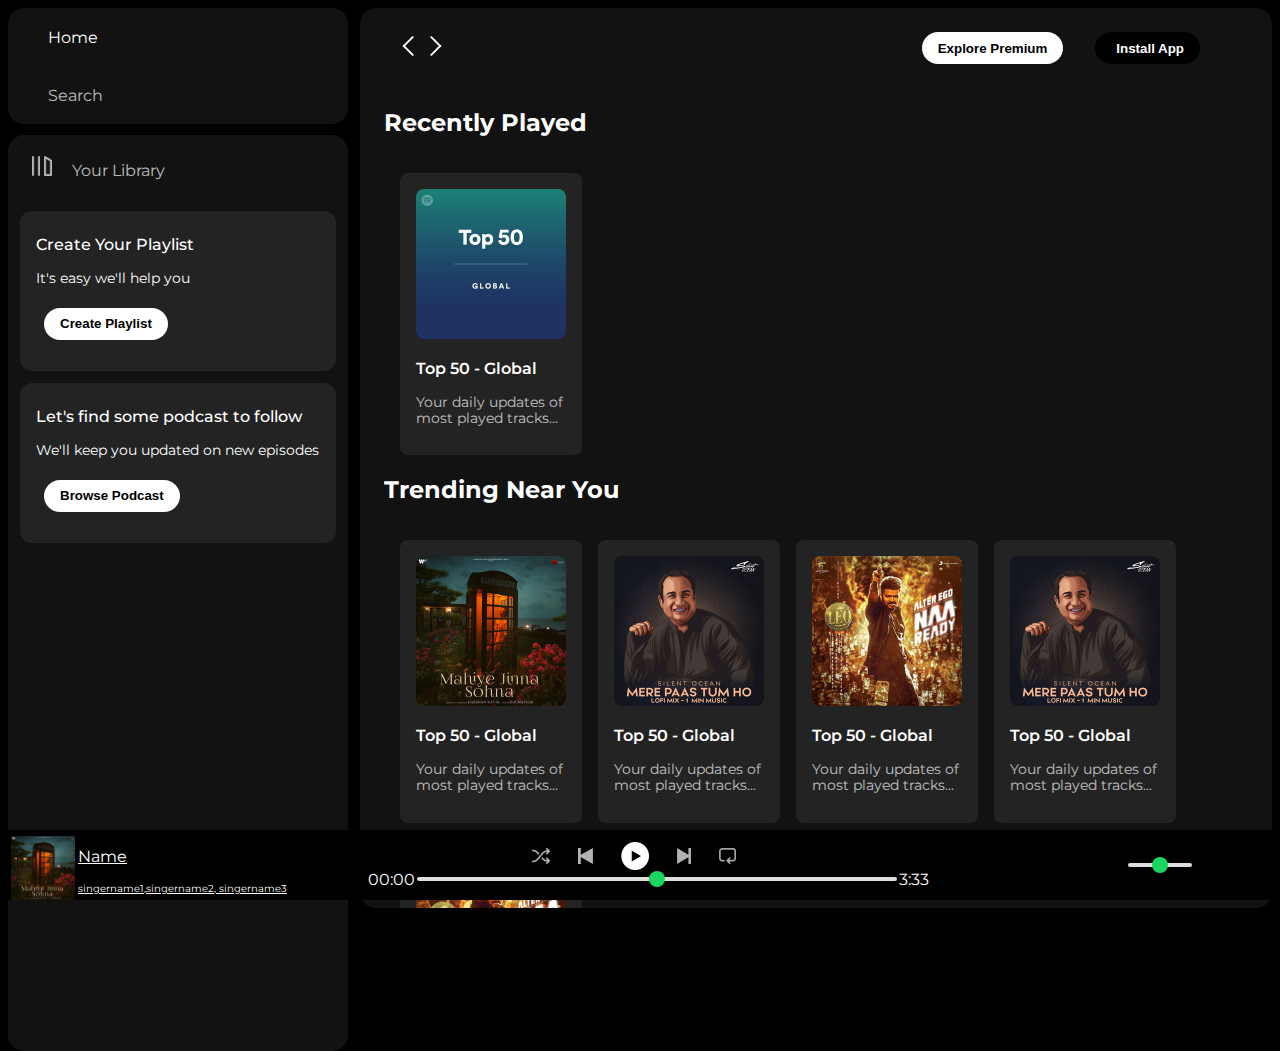
<file: index.html>
<!DOCTYPE html>
<html lang="en">
<head>
    <meta charset="UTF-8">
    <meta name="viewport" content="width=device-width, initial-scale=1.0">
    <title>Spotify - Web Player: Music for everyone</title>
    <link rel="icon" href="./assets/logo.png">
    <link rel="preconnect" href="https://fonts.googleapis.com">
    <link rel="preconnect" href="https://fonts.gstatic.com" crossorigin>
    <link href="https://fonts.googleapis.com/css2?family=Montserrat:ital,wght@0,100..900;1,100..900&display=swap"
        rel="stylesheet">
    <link rel="stylesheet" href="https://cdnjs.cloudflare.com/ajax/libs/font-awesome/6.5.1/css/all.min.css"
        integrity="sha512-DTOQO9RWCH3ppGqcWaEA1BIZOC6xxalwEsw9c2QQeAIftl+Vegovlnee1c9QX4TctnWMn13TZye+giMm8e2LwA=="
        crossorigin="anonymous" referrerpolicy="no-referrer" />
    <link rel="stylesheet" href="./index.css">
</head>

<body>
    <div class="main">
        <div class="sidebar">
            <div class="nav">
                <div class="nav-option" style="opacity: 1;">
                    <i class="fa-solid fa-house"></i>
                    <a href="#">Home</a>
                </div>
                <div class="nav-option">
                    <i class="fa-solid fa-magnifying-glass"></i>
                    <a href="#">Search</a>
                </div>
            </div>
            <div class="library">
                <div class="options">
                    <div class="lib-option nav-option">
                        <img src="./assets/library_icon.png" alt="library">
                        <a href="#">Your Library</a>
                    </div>
                    <div class="icons">
                        <i class="fa-solid fa-plus"></i>
                        <i class="fa-solid fa-arrow-right"></i>
                    </div>
                </div>
                <div class="boxes">
                    <div class="box1">
                        <p class="box-p1">Create Your Playlist</p>
                        <p class="box-p2">It's easy we'll help you</p>
                        <button class="badge">Create Playlist</button>
                    </div>
                    <div class="box1">
                        <p class="box-p1">Let's find some podcast to follow</p>
                        <p class="box-p2">We'll keep you updated on new episodes</p>
                        <button class="badge">Browse Podcast</button>
                    </div>
                </div>
            </div>
        </div>
        <div class="maincontent">
            <div class="sticky-nav">
                <div class="sticky-icons">
                    <img src="./assets/backward_icon.png">
                    <img src="./assets/forward_icon.png" class="hide">
                </div>
                <div class="sticky-option">
                    <button class="badge nav-btn hide">Explore Premium</button>
                    <button class="badge nav-btn dark-badge"><i class="fa-solid fa-arrow-down"
                            style="margin-right: 5px;"></i>Install App</button>
                    <i class="fa-regular fa-user nav-btn"></i>
                </div>
            </div>
            <div class="cards">
                <h2>Recently Played</h2>
                <div class="card-container">
                    <div class="card">
                        <img src="./assets/card1img.jpeg">
                        <p class="card-title">Top 50 - Global</p>
                        <p class="card-info">Your daily updates of most played tracks...</p>
                    </div>
                </div>
                <h2>Trending Near You</h2>
                <div class="card-container">
                    <div class="card">
                        <img src="./assets/card2img.jpeg">
                        <p class="card-title">Top 50 - Global</p>
                        <p class="card-info">Your daily updates of most played tracks...</p>
                    </div>
                    <div class="card">
                        <img src="./assets/card3img.jpeg">
                        <p class="card-title">Top 50 - Global</p>
                        <p class="card-info">Your daily updates of most played tracks...</p>
                    </div>
                    <div class="card">
                        <img src="./assets/card4img.jpeg">
                        <p class="card-title">Top 50 - Global</p>
                        <p class="card-info">Your daily updates of most played tracks...</p>
                    </div>
                    <div class="card">
                        <img src="./assets/card3img.jpeg">
                        <p class="card-title">Top 50 - Global</p>
                        <p class="card-info">Your daily updates of most played tracks...</p>
                    </div>
                    <div class="card">
                        <img src="./assets/card4img.jpeg">
                        <p class="card-title">Top 50 - Global</p>
                        <p class="card-info">Your daily updates of most played tracks...</p>
                    </div>
                </div>
                <h2>Featured Charts</h2>
                <div class="card-container">
                    <div class="card">
                        <img src="./assets/card5img.jpeg">
                        <p class="card-title">Top Songs India</p>
                        <p class="card-info">Your daily updates of most played tracks...</p>
                    </div>
                    <div class="card">
                        <img src="./assets/card6img.jpeg">
                        <p class="card-title">Top Songs</p>
                        <p class="card-info">Your daily updates of most played tracks...</p>
                    </div>
                    <div class="card">
                        <img src="./assets/card1img.jpeg">
                        <p class="card-title">Top 50 - Global</p>
                        <p class="card-info">Your daily updates of most played tracks...</p>
                    </div>
                </div>
                <div class="footer">
                    <div class="line"></div>
                </div>
            </div>
        </div>
        <div class="musicplayer">
            <div class="album">
                <img src="./assets/card2img.jpeg">
                <div class="para">
                    <p style="font-size: medium;">Name</p>
                    <p>singername1,singername2, singername3</p>
                </div>
                <i class="fa-solid fa-circle-plus"></i>
            </div>
            <div class="player">
                <div class="player-controls">
                    <img src="./assets/player_icon1.png" class="control-icon">
                    <img src="./assets/player_icon2.png" class="control-icon">
                    <img src="./assets/player_icon3.png" class="control-icon" style="opacity: 1; height: 1.75rem;">
                    <img src="./assets/player_icon4.png" class="control-icon">
                    <img src="./assets/player_icon5.png" class="control-icon">
                </div>
                <div class="playback">
                    <span class="time">00:00</span>
                    <input type="range" min = "0" max = "100" class="progress-bar" step="1">
                    <span class="tot-time">3:33</span>
                </div>
            </div>
            <div class="controls">
                    <i class="fa-solid fa-play"></i>
                    <i class="fa-solid fa-layer-group"></i>
                    <i class="fa-solid fa-radio"></i>
                <label for="bar"><i class="fa-solid fa-volume-low"></i></label>
                <input type="range" class="progress-bar" style="width: 20%;">
                <i class="fa-regular fa-window-restore"></i>
                <i class="fa-solid fa-up-right-and-down-left-from-center"></i>


            </div>
        </div>
    </div>
</body>
</html>
</file>
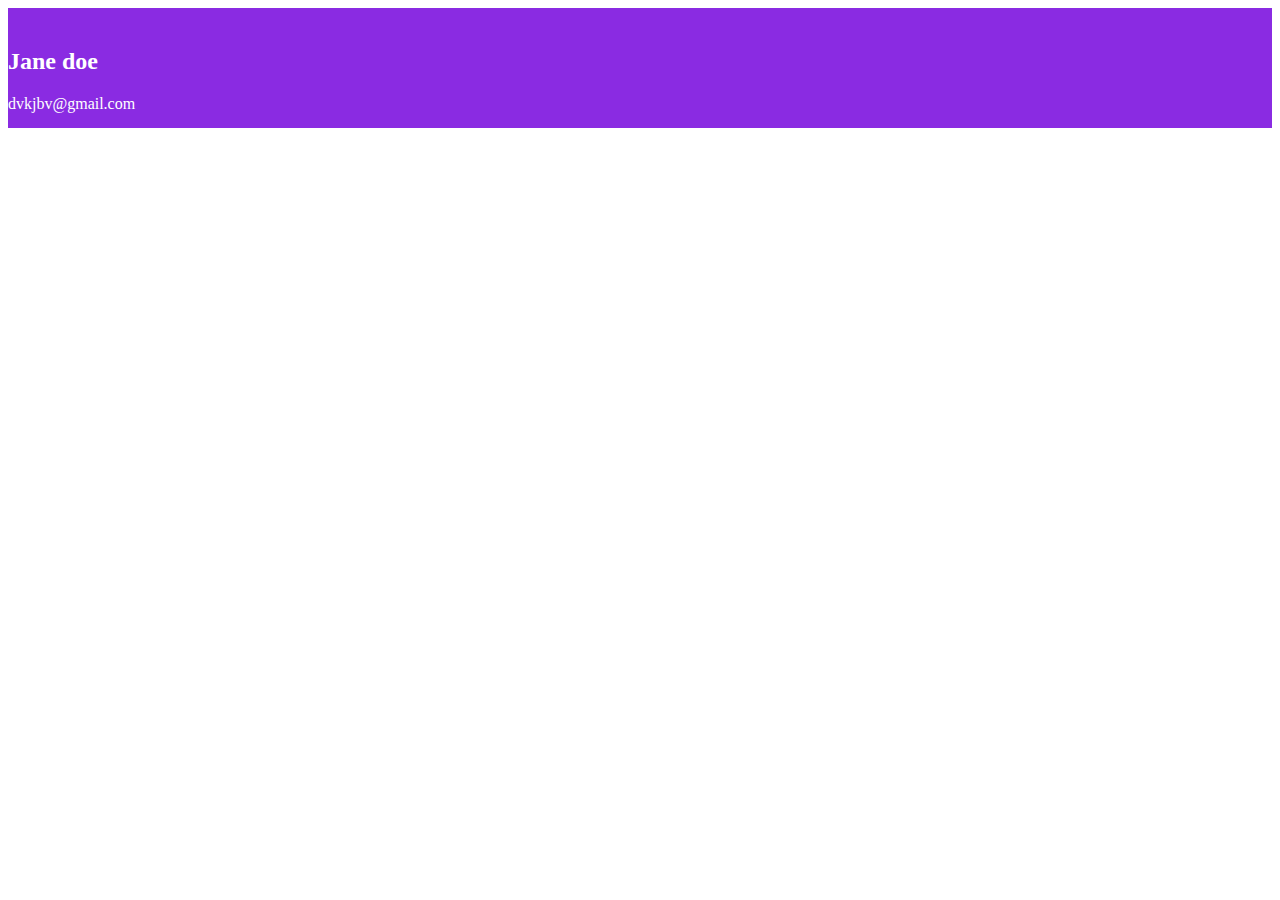
<file: projectedx.html>
<!DOCTYPE html>
<html lang="en">
<head>
    <meta charset="UTF-8">
    <meta name="viewport" content="width=device-width, initial-scale=1.0">
    <title>profile_name.png</title>
    <style>
        div{
            background-color: blueviolet;
            height: 100px;
            color: #ffffff;
            padding-top: 20px;
        }
    </style>
</head>
<body>
    <div>
        <h2>Jane doe</h2>
        <p>dvkjbv@gmail.com</p>


    </div>
</body>
</html>
</file>
<file: index.css>
body{
    font-family: 'Montserrat' , sans-serif;
    margin: 0;
    background-color: #000;
    color: #fff;
    overflow: hidden;
}
.main{
    display: flex;
    height: 100vh;
    padding: 0.5rem;
}
.sidebar{
    background-color: black;
    width: 340px;
    border-radius: 1rem;
    margin-right: 0.75rem;
}
.maincontent{
    background-color:#121212;
    flex: 1;
    border-radius: 1rem;
    overflow: auto;
    padding: 0 1.5rem 0 1.5rem;
}
.musicplayer{
    background-color: black;
    position: fixed;
    bottom: 0;
    width: 100%;
    height: 70px;
}
a{
    text-decoration: none;
    color: white;
}
.nav{
    background-color: #121212;
    border-radius: 1rem;
    display: flex;
    flex-direction: column;
    justify-content: center;
    height: 100px;
    padding: 0.5rem 0.75rem;
}
.nav-option{
    line-height: 2.5rem;
    opacity: 0.7;
    padding: 0.5rem 0.75rem;
}
.nav-option:hover{
    opacity: 1;
}
.nav-option i{
    font-size:1.2rem ;
}
.nav-option a{
    font-size: 1rem;
    margin-left: 1rem;
}
.library{
    background-color: #121212;
    border-radius: 1rem;
    height: 100%;
    margin-top: 0.7rem;
    padding: 0.5rem 0.75rem;
}
.options{
    display: flex;
    justify-content: space-between;
    align-items: center;
}
.lib-option img {
    height: 1.25rem;
    width: 1.25rem;
}
.icons{
    font-size: 1.25rem;
    display: flex;
}
.icons i{
    opacity: 0.7;
    margin-right: 1rem;
}
.icons i:hover{
    opacity: 1;
}
.box1{
    height: 9rem;
    background-color: #232323;
    border-radius: 0.75rem;
    margin-top: 0.75rem;
    padding: 0.5rem 1rem;

}
.box-p1{
    font-size: 1rem;
    font-weight: 500;
}
.box-p2{
    font-size: 0.85rem;
}
.badge{
    background-color: white;
    border: none;
    border-radius: 100px;
    padding: 0.25rem 1rem;
    font-weight: 700;
    margin: 0.5rem;
    height: 2rem;
    width: fit-content;
}
.dark-badge{
    background-color: black;
    color: white;
}
.sticky-nav{
    position: sticky;
    background-color:#121212;
    top: 0;
    display: flex;
    justify-content: space-between;
    align-items: center;
    padding:1rem 0 1rem 0 ;
    z-index: 10;
}
.sticky-icons{
    margin-left: 0.75rem;
}
.sticky-option{
    display: flex;
    justify-content: center;
    align-items: center;
}
.nav-btn{
    margin-right: 1.5rem;
}

@media(max-width: 1000px){
    .hide{
        display: none;
    }
}
.card{
    background-color: #232323;
    width: 150px;
    border-radius: 0.5rem;
    padding: 1rem;
    margin-left: 1rem;
    margin-top: 1rem;
}
.card-container{
    display: flex;
    flex-wrap: wrap;
}
.card img{
    width: 100%;
    border-radius: 0.5rem;
}
.card-title{
    font-weight: 600;
}
.card-info{
    font-size: 0.85rem;
    opacity: 0.7;
}
.footer{
    height: 200px;
    display: flex;
    align-items: center;
    justify-content: center;
}
.line{
    width: 90%;
    height: 30%;
    border-top: 1px solid white;
    opacity: 0.4;
}
.musicplayer{
    display: flex;
    justify-content: space-between;
    align-items: center;
}
.album{
    width: 25%;
    display: flex;
    align-items: center;
    margin-top: 5px;
}
.album img{
    height: 4rem;
    margin: 3px;
}
.album p{
    text-decoration: underline;
    font-size: x-small;
    margin-right: 5px;
}
.player{
    width: 50%;
}
.controls{
    width: 25%;
    display: flex;
    align-items: center;
    justify-content: space-evenly;
}
.player-controls{
    display: flex;
    justify-content: center;
    align-items: center;
}
.control-icon{
    height: 1rem;
    margin-right:1.75rem;
    opacity: 0.7;
}
.control-icon:hover{
    opacity: 1;
}
.playback{
    display: flex;
    justify-content: center;
    align-items: center;
}
.progress-bar{
    width: 75%;
    appearance: none;
    background-color: transparent;
    cursor: pointer;

}
.progress-bar::-webkit-slider-runnable-track{
    background-color: #ddd;
    border-radius: 100px;
    height: 0.2rem;
}
.progress-bar::-webkit-slider-thumb{
    appearance: none;
    height: 1rem;
    width: 1rem;
    background-color: #1bd760;
    border-radius: 50%;
    margin-top: -6px;
}
</file>
